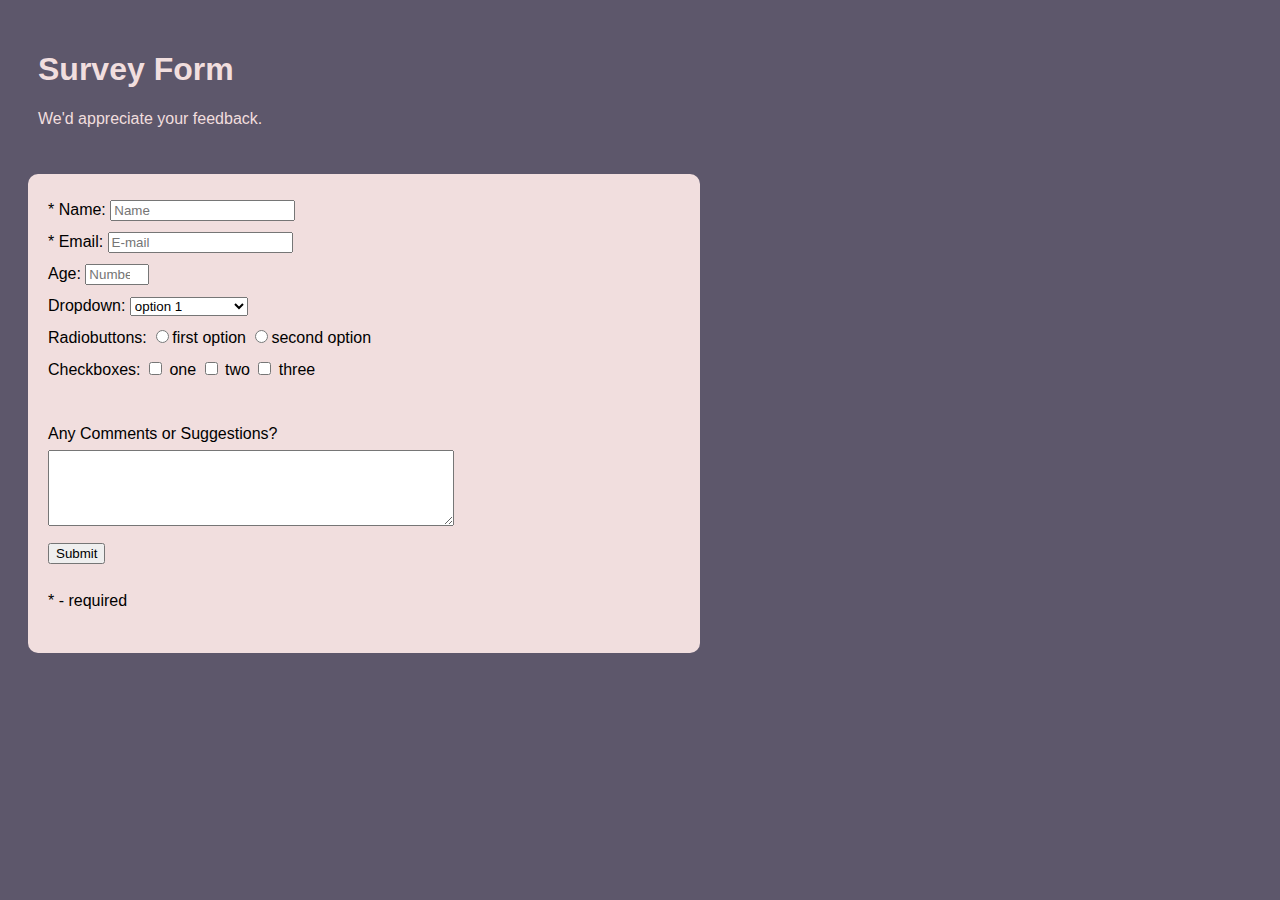
<file: 01-responsive-web-design/survey/index.html>
<!DOCTYPE html>
<html>
<head>
<meta charset="UTF-8">
<title>Survey Form</title>
 <link rel="stylesheet" type="text/css" href="theme.css">
</head>

<body>

 <header>
   <h1 id="title">Survey Form</h1>
   <p id="description">We'd appreciate your feedback.</p>
 </header>

 <div id="main">
   <form id="survey-form">
     <label id="name-label" for="name">* Name: </label>
     <input type="text" placeholder="Name" id="name" required>
     <br>
     <label id="email-label" for="email">* Email: </label>
     <input type="email" placeholder="E-mail" id="email" required>
     <br>
     <label id="number-label" for="number"> Age: </label>
     <input type="number" placeholder="Number" id="number" min="1" max="130">
     <br>
     <label for="dropdown"> Dropdown: </label>
     <select id="dropdown" name="currentPos" class="dropdown">
     <option disabled value>Select an option</option>
     <option  value="option1">option 1</option>
     <option value="option2">option 2</option>
     </select><br>
     <label for="rb"> Radiobuttons: </label>
      <label for="first">
        <input id="first" type="radio" name="radio-buttons" value="1" class="rb">first option
      </label>
      <label for="second">
        <input id="second" type="radio" name="radio-buttons" value="2" class="rb">second option
      </label><br>
     <label for="cb"> Checkboxes: </label>
      <label><input type="checkbox" name="checkbox" value="1" class="cb"> one</label>
      <label><input type="checkbox" name="checkbox" value="2" class="cb"> two</label>
      <label><input type="checkbox" name="checkbox" value="3" class="cb"> three</label><br>
     <br>
     <label for="comments">Any Comments or Suggestions?</label><br>
     <textarea id="comments" class="input-field" style="height:70px;width:400px;resize:vertical;" name="comment" placeholder="Enter your comment here...">       </textarea><br>
     <button id="submit" type="submit">Submit</button>
     <p> * - required </p>
   </form>
 </div>

</body>

</html>
</file>
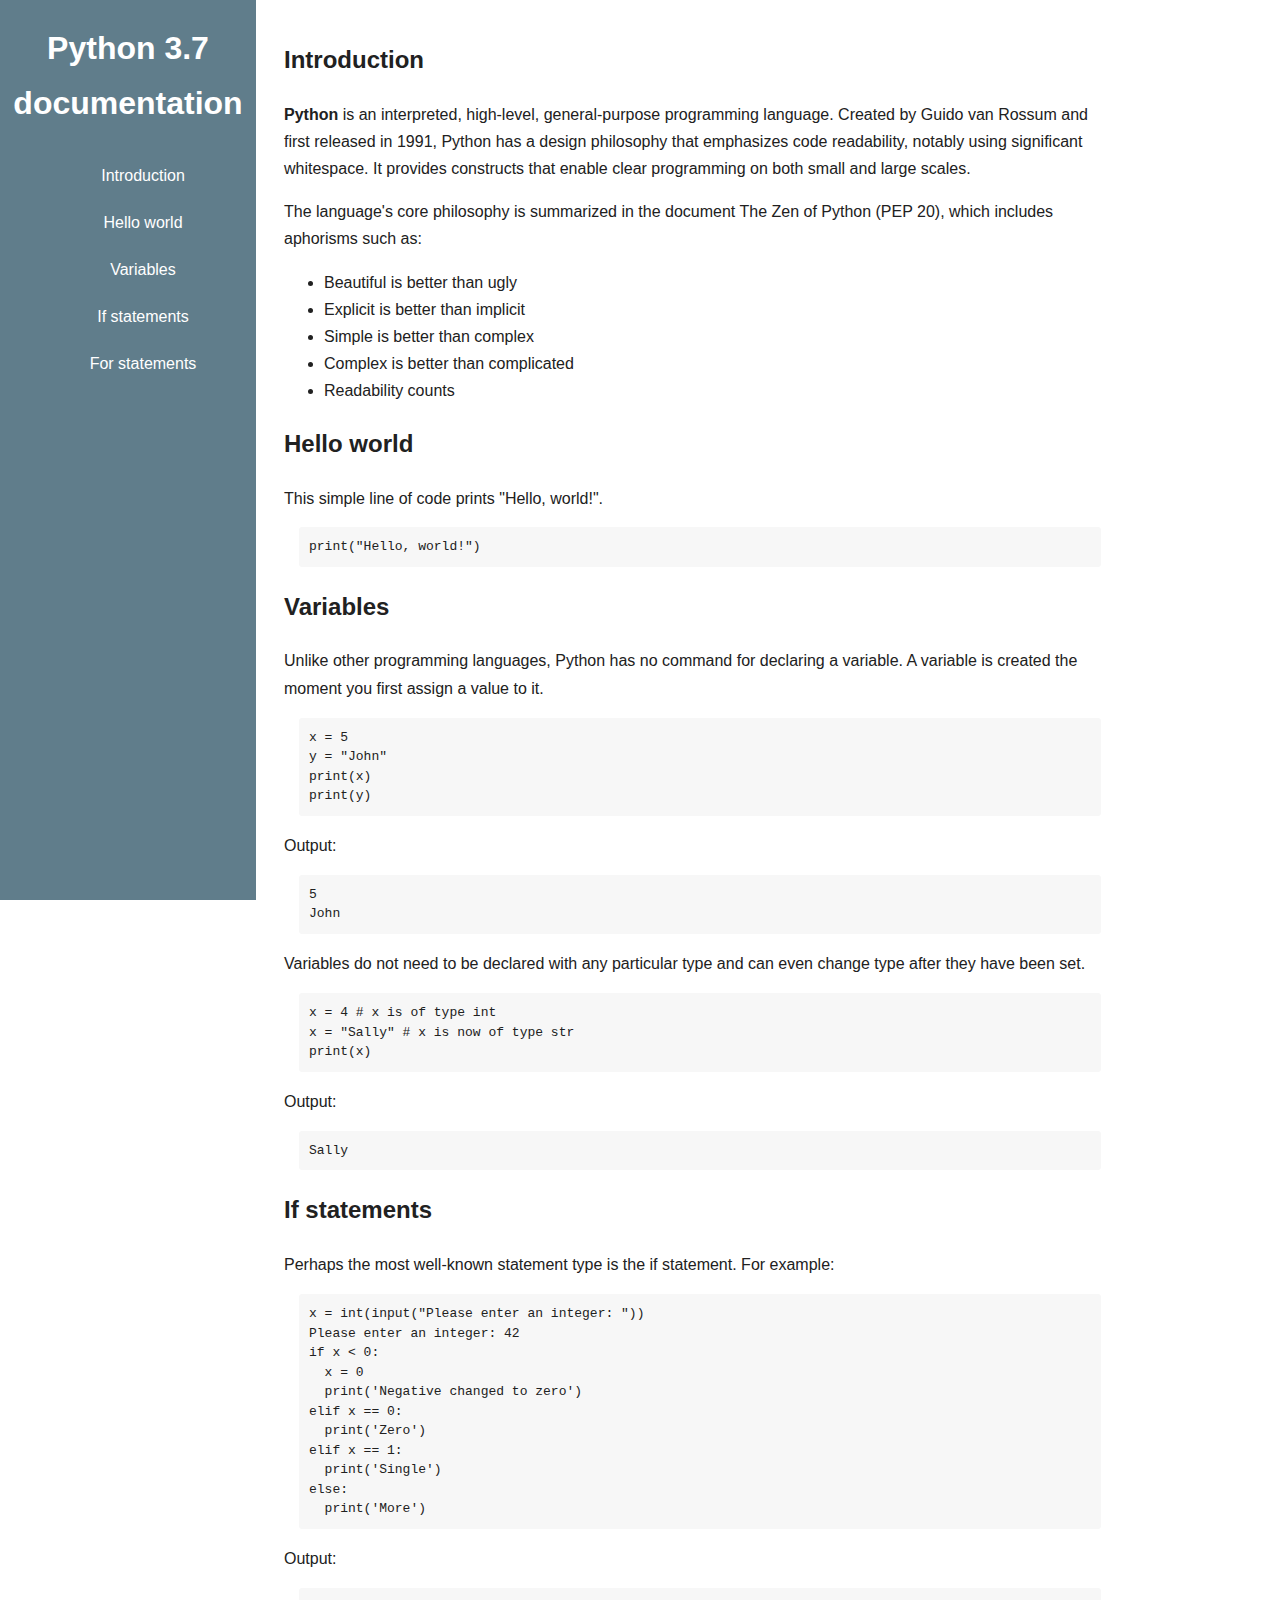
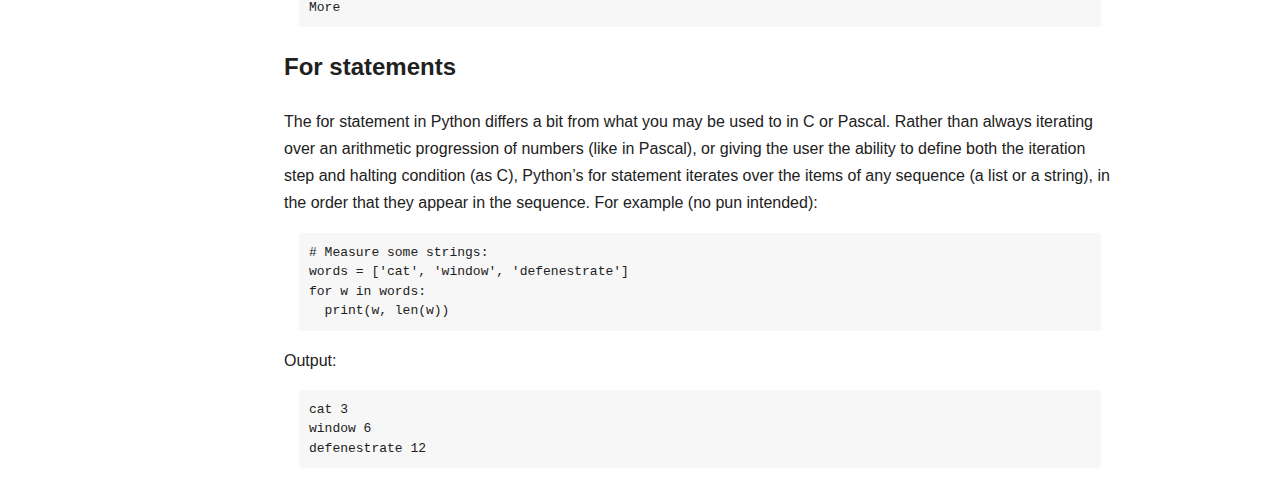
<file: 01-responsive-web-design/tech-documentation/index.html>
<!DOCTYPE html>
<html>
<head>
<meta charset="UTF-8">
<title>Technical documentation</title>
<link rel="stylesheet" type="text/css" href="theme.css">
<script src="https://cdn.freecodecamp.org/testable-projects-fcc/v1/bundle.js"></script>
</head>
<body>

  <nav id="navbar">
    <header>
    <h1>Python 3.7 documentation</h1>
    </header>
    <div id="nav-links">
    <ul>
    <a href="#introduction" class="nav-link"><li>Introduction</li></a>
    <a href="#hello_world" class="nav-link"><li>Hello world</li></a>
    <a href="#variables" class="nav-link"><li>Variables</li></a>
    <a href="#if_statements" class="nav-link"><li>If statements</li></a>
    <a href="#for_statements" class="nav-link"><li>For statements</li></a>
    </ul>
    </div>
  </nav>

  <main id="main-doc">
  <section class="main-section" id="introduction">
    <header id="introduction"><h2>Introduction</h2></header>
    <p><b>Python</b> is an interpreted, high-level, general-purpose programming language.
       Created by Guido van Rossum and first released in 1991, Python has a design
       philosophy that emphasizes code readability, notably using significant whitespace.
        It provides constructs that enable clear programming on both small and large scales.
    </p>
    <p>The language's core philosophy is summarized in the document The Zen of Python (PEP 20),
      which includes aphorisms such as:
      <ul>
    <li>Beautiful is better than ugly</li>
    <li>Explicit is better than implicit</li>
    <li>Simple is better than complex</li>
    <li>Complex is better than complicated</li>
    <li>Readability counts</li>
  </ul>
    </p>
  </section>
  <section class="main-section" id="hello_world">
    <header id="hello_world"><h2>Hello world</h2></header>
      <p>This simple line of code prints "Hello, world!".
      <code>print("Hello, world!")</code>
  </section>


</section>
<section class="main-section" id="variables">
  <header id="variables"><h2>Variables</h2></header>
  <p>Unlike other programming languages, Python has no command for declaring a variable.
A variable is created the moment you first assign a value to it.</p>
<code>x = 5
y = "John"
print(x)
print(y)</code>
<p>Output:</p>
<code>5
John</code>
<p>Variables do not need to be declared with any particular type and can even change type after they have been set.</p>
<code>x = 4 # x is of type int
x = "Sally" # x is now of type str
print(x)</code>
<p>Output:</p>
<code>Sally</code>

</section>

  <section class="main-section" id="if_statements">
    <header id="if_statements"><h2>If statements</h2></header>
    <p>Perhaps the most well-known statement type is the if statement. For example:</p>
    <code>x = int(input("Please enter an integer: "))
Please enter an integer: 42
if x < 0:
  x = 0
  print('Negative changed to zero')
elif x == 0:
  print('Zero')
elif x == 1:
  print('Single')
else:
  print('More')</code>
  <p>Output:</p>
  <code>More</code>
  </section>
  <section class="main-section" id="for_statements">
    <header id="for_statements"><h2>For statements</h2></header>
    <p>The for statement in Python differs a bit from what you may be used to in C or Pascal.
      Rather than always iterating over an arithmetic progression of numbers (like in Pascal),
      or giving the user the ability to define both the iteration step and halting condition (as C),
       Python’s for statement iterates over the items of any sequence (a list or a string), in the order
       that they appear in the sequence. For example (no pun intended):</p>
       <code># Measure some strings:
words = ['cat', 'window', 'defenestrate']
for w in words:
  print(w, len(w))</code>
  <p>Output:</p>
  <code>cat 3
window 6
defenestrate 12</code>


</main>

</body>

</html>
</file>
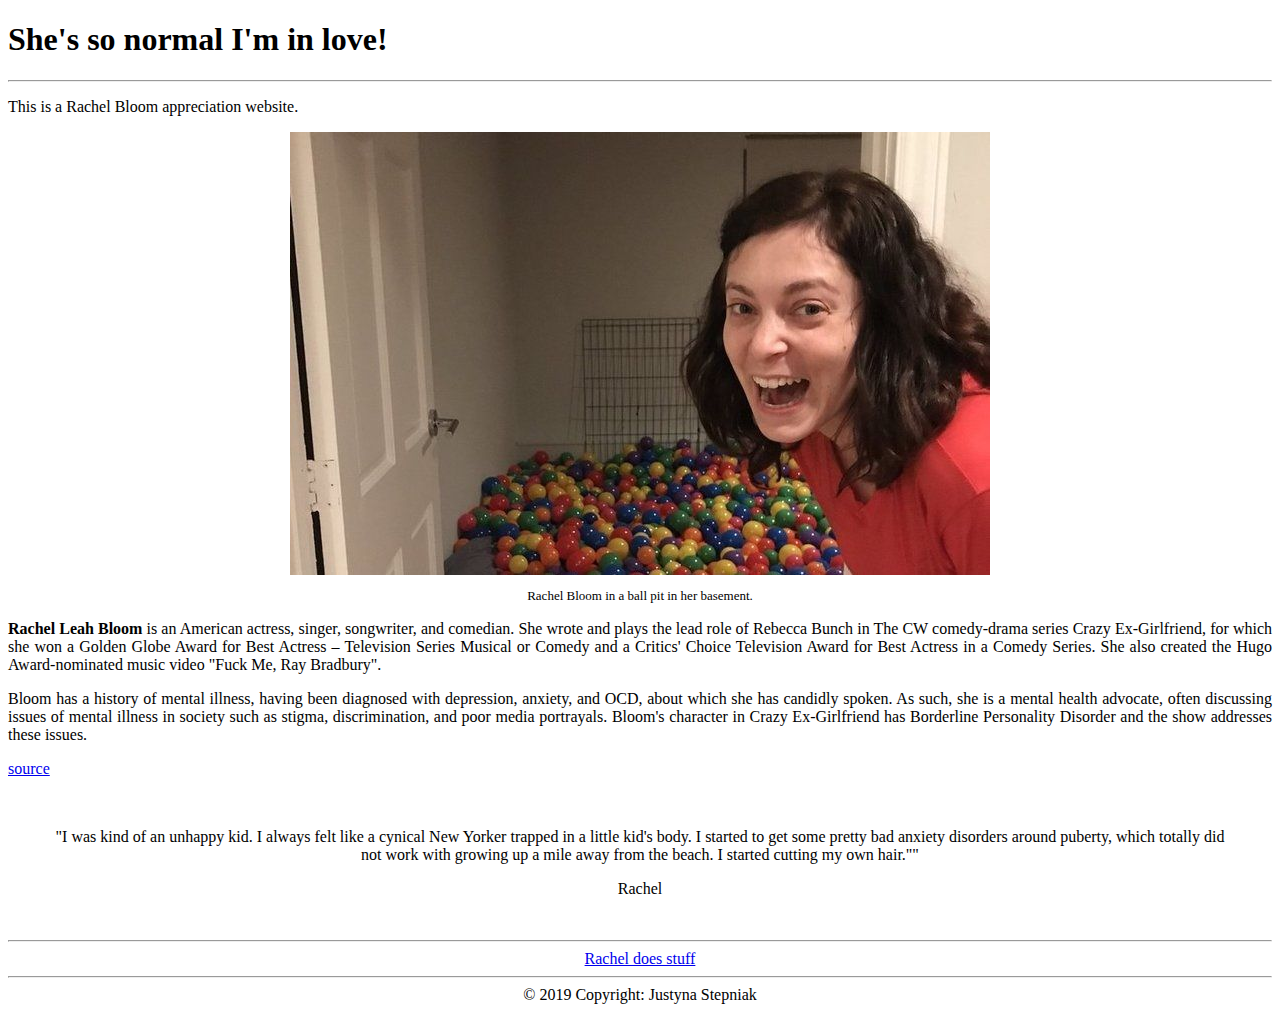
<file: 01-responsive-web-design/tribute/index.html>
<!DOCTYPE html>
<html>
<head>
  <meta charset="UTF-8">
  <title>Tribute to Rachel Bloom</title>
  <link rel="stylesheet" href="https://stackpath.bootstrapcdn.com/bootstrap/4.2.1/css/bootstrap.min.css" integrity="sha384-GJzZqFGwb1QTTN6wy59ffF1BuGJpLSa9DkKMp0DgiMDm4iYMj70gZWKYbI706tWS" crossorigin="anonymous">
  <link rel="stylesheet" type="text/css" href="theme.css">
</head>

<body>

  <div class="jumbotron jumbotron-fluid bg-dark">
  <div class="container">
    <h1 class="display-4 text-light" id="title">She's so normal I'm in love!</h1>
    <hr class="my-4">
    <p class="lead text-light">This is a Rachel Bloom appreciation website.</p>
  </div>
  </div>

<div class="container " id="main">

  <div id="img-div">
    <img src="rachel.jpg" class="img-fluid" alt="Responsive image" id="image">
    <p id="img-caption">Rachel Bloom in a ball pit in her basement.</p>
  </div>

  <div id="tribute-info">
    <p>
      <b>Rachel Leah Bloom</b> is an American actress, singer, songwriter, and comedian.
      She wrote and plays the lead role of Rebecca Bunch in The CW comedy-drama series Crazy Ex-Girlfriend,
      for which she won a Golden Globe Award for Best Actress – Television Series Musical
      or Comedy and a Critics' Choice Television Award for Best Actress in a Comedy Series.
      She also created the Hugo Award-nominated music video "Fuck Me, Ray Bradbury".
    </p>
    <p>
      Bloom has a history of mental illness, having been diagnosed with depression, anxiety,
      and OCD, about which she has candidly spoken. As such, she is a mental health advocate,
      often discussing issues of mental illness in society such as stigma, discrimination, and
      poor media portrayals. Bloom's character in Crazy Ex-Girlfriend has Borderline Personality
      Disorder and the show addresses these issues.
    </p>
    <p>
     <a href="https://en.wikipedia.org/wiki/Rachel_Bloom">source</a>
    </p>
  </div>

  <br>

  <blockquote class="blockquote text-right bg-light border-left">
    <p class="mb-0">"I was kind of an unhappy kid. I always felt like a cynical
      New Yorker trapped in a little kid's body. I started to get some pretty bad
      anxiety disorders around puberty, which totally did not work with growing up a
      mile away from the beach. I started cutting my own hair.""</p>
    <footer class="blockquote-footer text-right">Rachel</footer>
  </blockquote>

  <br>

  </div>

  <footer class="page-footer font-small bg-dark">
    <hr class="my-4">
    <a href="https://www.youtube.com/RachelDoesStuff" class="text-light text-uppercase" id="tribute-link" target="_blank">Rachel does stuff</a>
    <hr class="my-4">
    <div class="footer-copyright text-center py-3 text-light">
      © 2019 Copyright: Justyna Stepniak
    </div>

  </footer>

</body>

</html>
</file>
<file: 01-responsive-web-design/survey/theme.css>
body {
  font-family: Verdana, sans-serif;
  text-align: left;
  background-color: #5d576b;

}

header {
  margin: 20px;
  padding: 10px;
  color: #f1dede;
}

#main {
  margin: 20px;
  padding: 20px;
  width: 50%;
  line-height: 2;
  background-color: #f1dede;
  border-radius: 10px;
}
</file>
<file: 01-responsive-web-design/tech-documentation/theme.css>
body {
  color: #212121;
  font-family: Corbel, sans-serif;
  line-height: 1.7;
}

nav {
  background-color: #607D8B;
  color: #FFFFFF;
  text-align: center;
  position:fixed;
  top:0px;
  left:0px;
  width:20%;
  height:100%;
}

nav a {
  color: #FFFFFF;
  text-decoration: none;
}

nav li {
  padding: 10px 4px 10px 45px;
  list-style: none;
  position:relative;
  left:-50px;
  width:100%;
}

nav li:hover {
  background-color: #455A64;
}

nav li:active {
  background-color: #455A64;
}

main {
  position: absolute;
  top: 0px;
  margin-left:20%;
  padding:20px;
  width: 65%;
}

code{
  font-family: Consolas, monospace;
  font-size: 13px;
  display: block;
  text-align: left;
  white-space: pre;
  position: relative;
  word-break: normal;
  word-wrap: normal;
  line-height: 1.5;
  color: #212121;
  background-color: #f7f7f7;
  padding: 10px;
  margin: 15px;
  border-radius: 3px;
}

@media only screen and (max-width: 815px) {
    #navbar{
      position:absolute;
      top:0;
      padding:0;
      margin: 0;
      width:100%;
      max-height:275px;
      border:none;
      z-index:1;
    }
  #main-doc{
    position: relative;
    margin-left:0px;
    margin-top:270px;
  }
}
</file>
<file: 01-responsive-web-design/tribute/theme.css>
#main {
  text-align: center;
}

#image {
  margin-left: auto;
  margin-right: auto;
  max-width: 100%;
  display: block;
  height: auto;
}

#img-caption {
  font-size: 13px;
}

#tribute-info {
    text-align: justify;
}

footer {
  text-align: center;
}
</file>
